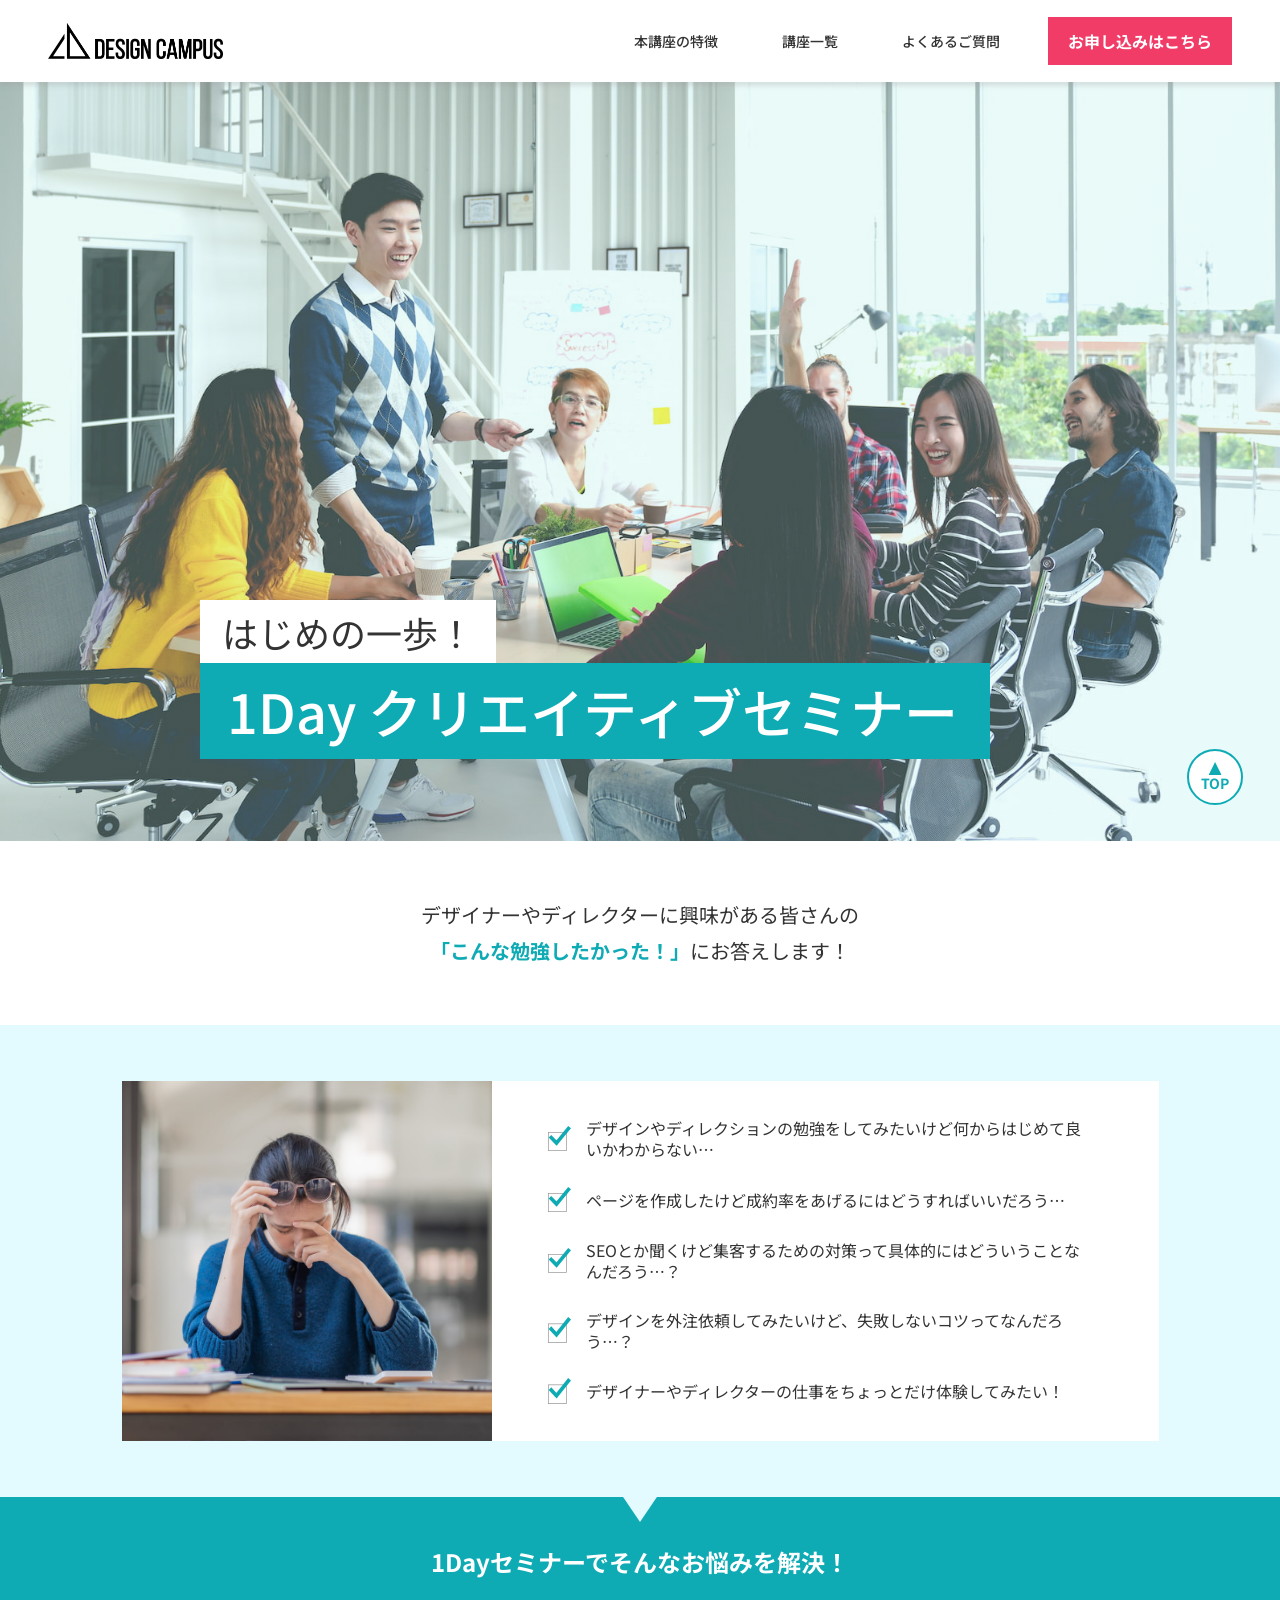
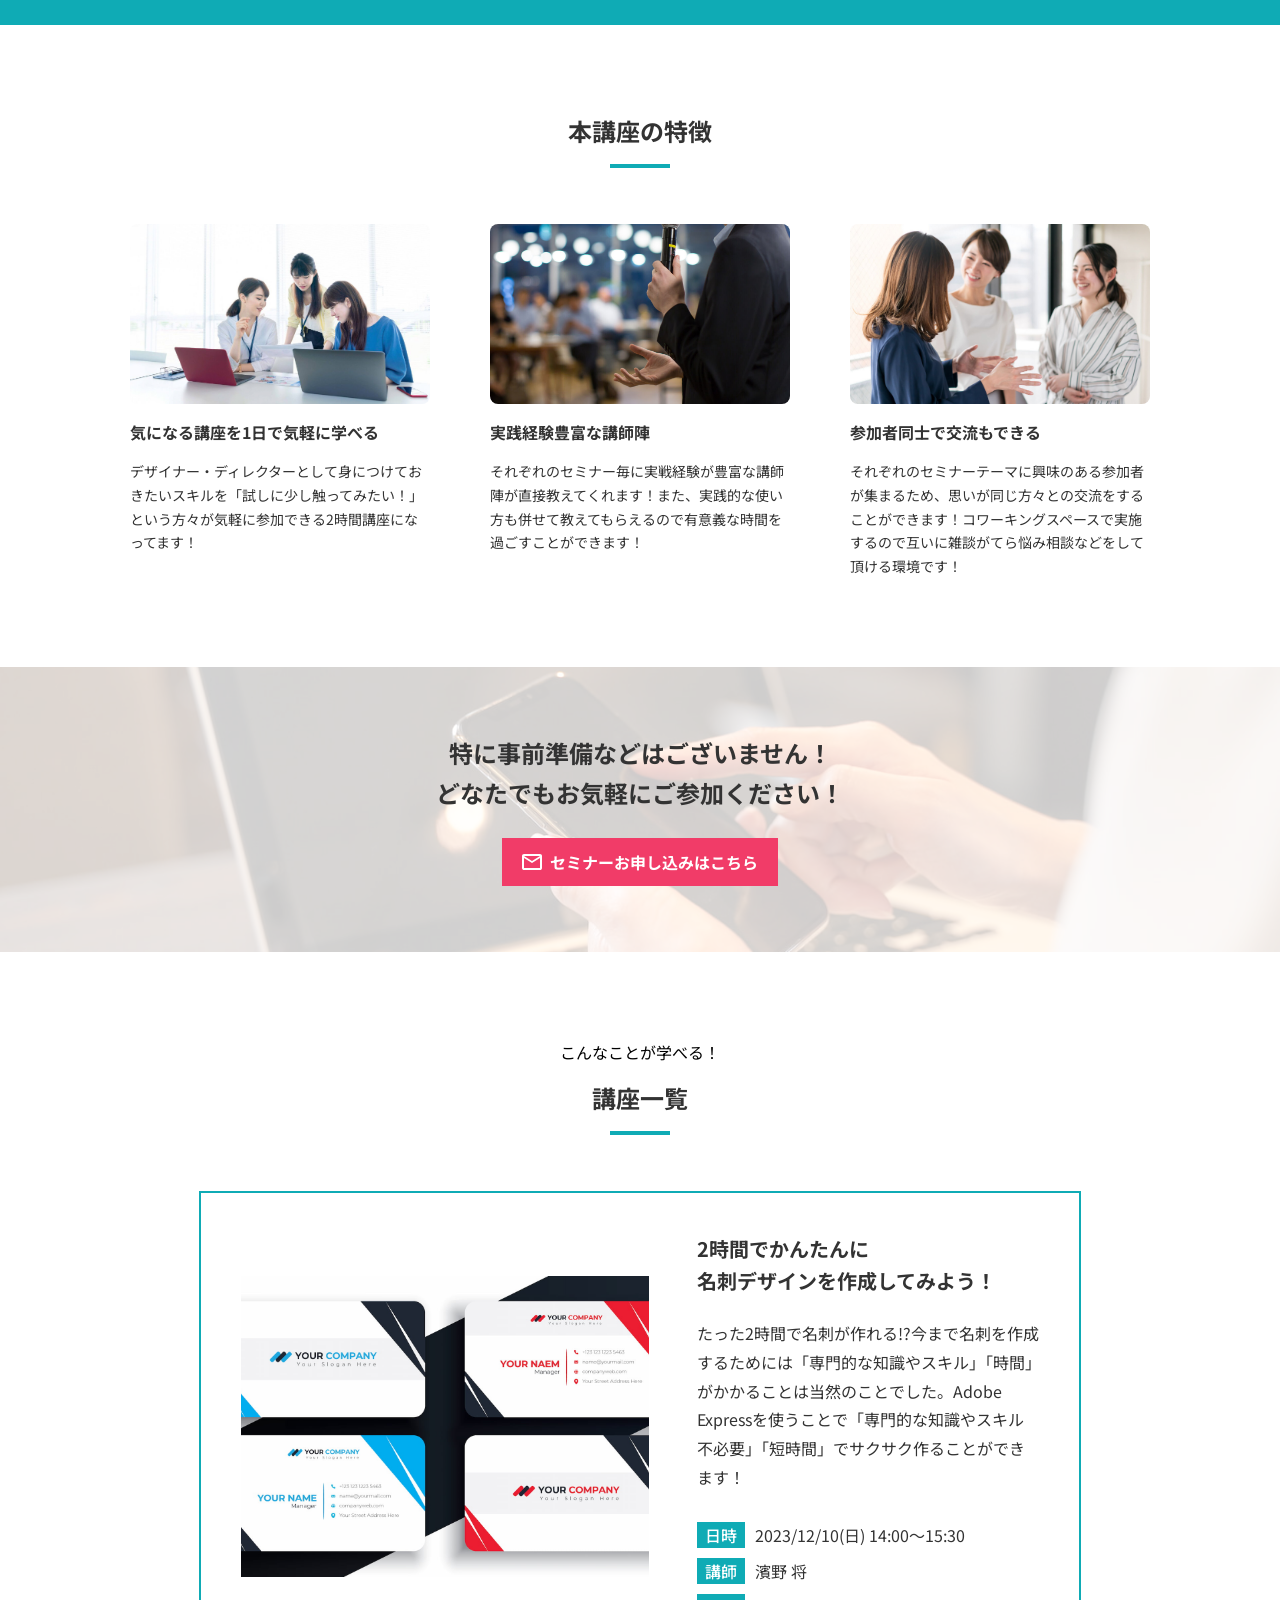
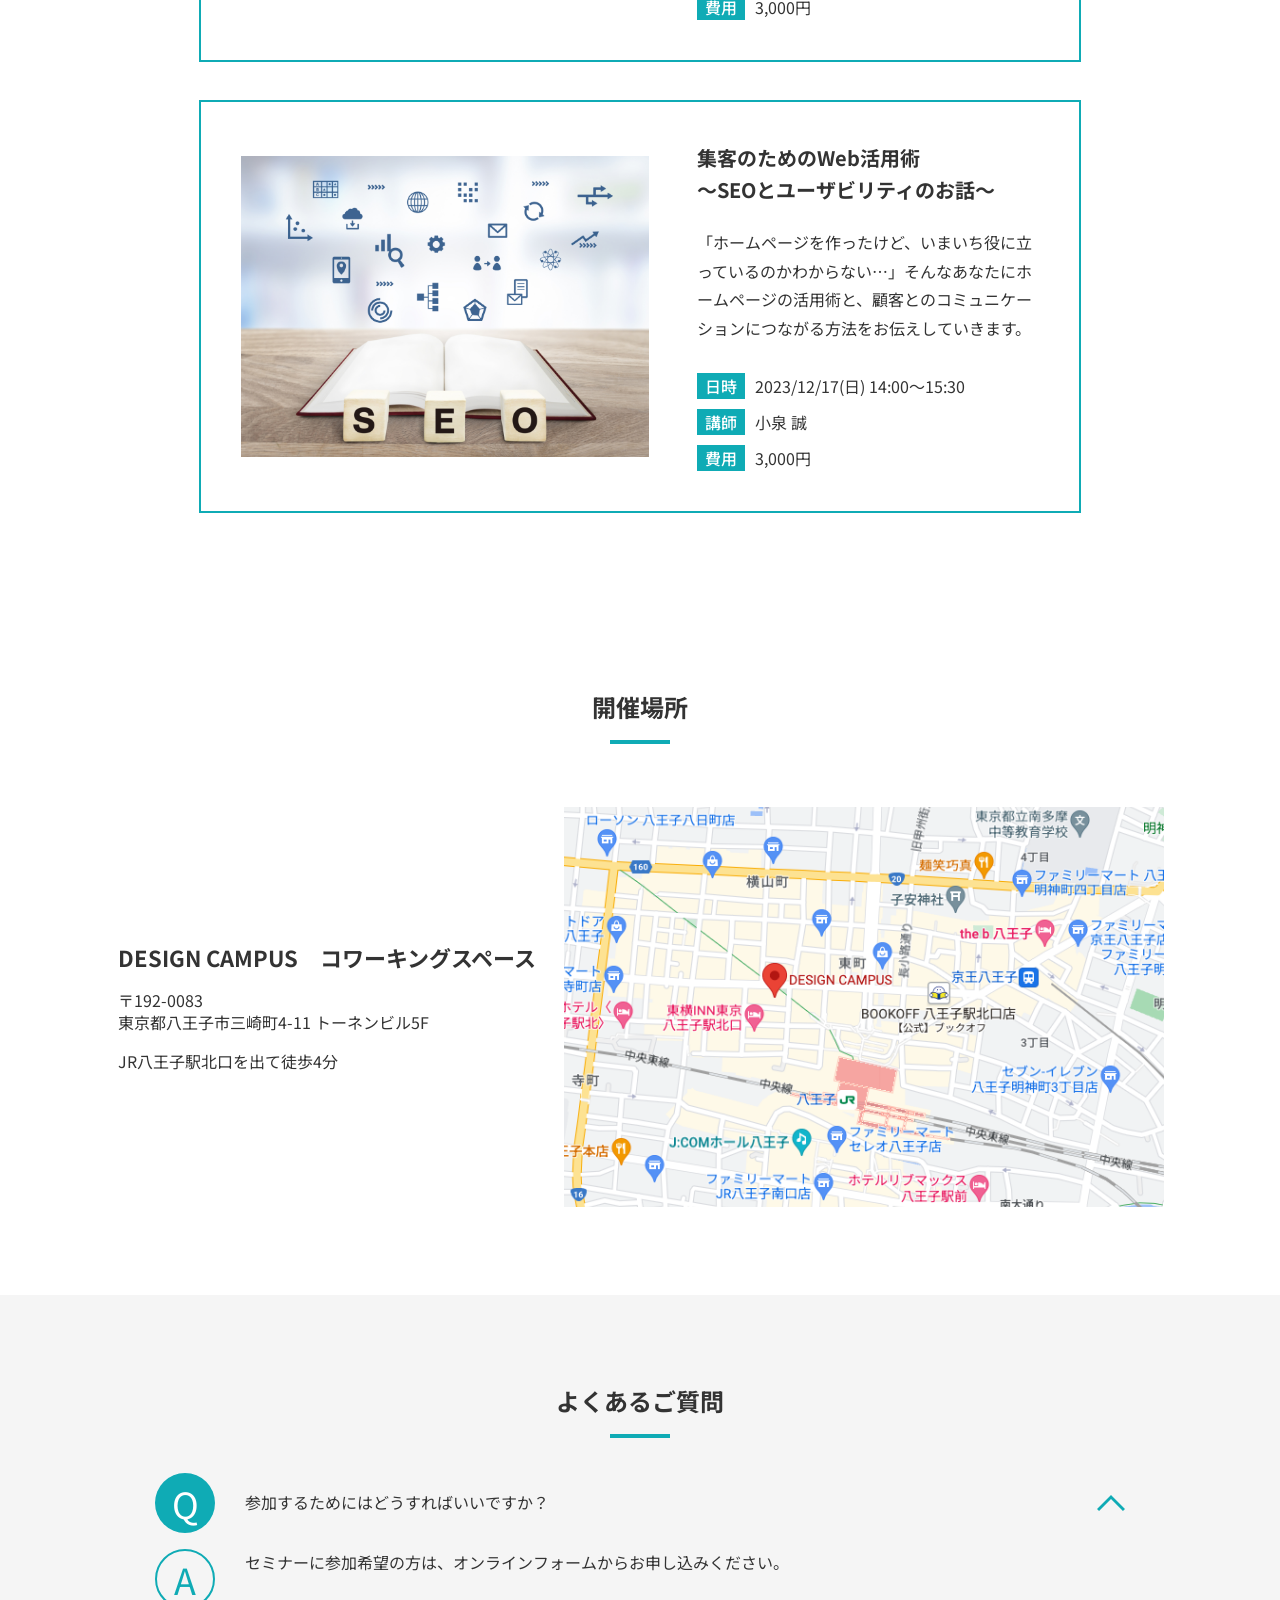
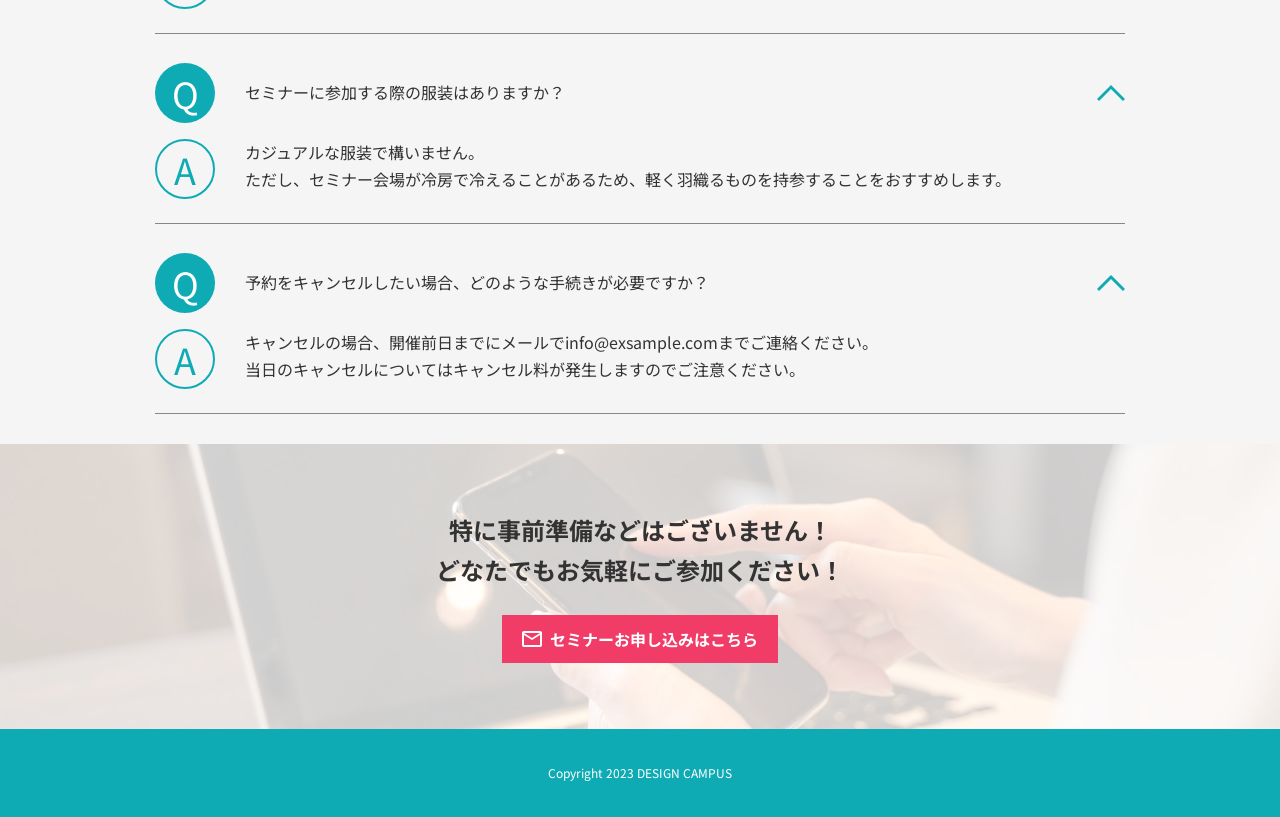
<file: index.html>
<!DOCTYPE html>
<html lang="ja">
  <head>
    <meta charset="UTF-8" />
    <meta name="viewport" content="width=device-width, initial-scale=1.0" />
    <title>1Day クリエイティブセミナー | DESIGN CAMPUS</title>
    <link rel="preconnect" href="https://fonts.googleapis.com" />
    <link rel="preconnect" href="https://fonts.gstatic.com" crossorigin />
    <link
      href="https://fonts.googleapis.com/css2?family=Noto+Sans+JP:wght@400;500;700&family=Noto+Sans:wght@400;500;700&display=swap"
      rel="stylesheet"
    />
    <link rel="stylesheet" href="css/style.css" />
  </head>
  <body>
    <header class="site-header" id="top">
      <div class="site-header__inner">
        <a class="logo" href="index.html">
          <img src="assets/images/logo.png" width="176" height="36" alt="DESIGN CAMPUS" />
        </a>
        <button class="menu-toggle" type="button" aria-label="メニュー" aria-expanded="false">
          <span></span>
        </button>
        <nav class="site-nav" aria-label="ページ内ナビ">
          <a href="#features">本講座の特徴</a>
          <a href="#courses">講座一覧</a>
          <a href="#faq">よくあるご質問</a>
        </nav>
        <a class="btn header-cta" href="contact.html">お申し込みはこちら</a>
      </div>
    </header>

    <main>
      <section class="hero" aria-label="キービジュアル">
        <div class="hero__media">
          <img src="assets/images/hero.png" width="2000" height="1334" alt="" />
        </div>
        <div class="hero__overlay"></div>
        <div class="hero__titles">
          <p class="hero__label">はじめの一歩！</p>
          <h1 class="hero__main">1Day クリエイティブセミナー</h1>
        </div>
        <a class="top-link" href="#intro" aria-label="本文へ">
          <img class="top-link__circle" src="assets/images/top-circle.svg" width="56" height="56" alt="" />
          <span class="top-link__arrow">
            <img src="assets/images/top-polygon.svg" width="13" height="13" alt="" />
          </span>
          <span class="top-link__text">TOP</span>
        </a>
      </section>

      <section class="intro" id="intro">
        <p>
          デザイナーやディレクターに興味がある皆さんの<br />
          <span class="intro__accent">「こんな勉強したかった！」</span>にお答えします！
        </p>
      </section>

      <section class="worry">
        <div class="worry__inner">
          <div class="worry__photo">
            <img src="assets/images/worry.png" width="370" height="360" alt="デスクで考え込む様子" />
          </div>
          <ul class="worry__list">
            <li class="worry-item">
              <span class="worry-item__icon">
                <img src="assets/images/check.svg" width="23" height="26" alt="" />
              </span>
              <p>デザインやディレクションの勉強をしてみたいけど何からはじめて良いかわからない…</p>
            </li>
            <li class="worry-item">
              <span class="worry-item__icon">
                <img src="assets/images/check.svg" width="23" height="26" alt="" />
              </span>
              <p>ページを作成したけど成約率をあげるにはどうすればいいだろう…</p>
            </li>
            <li class="worry-item">
              <span class="worry-item__icon">
                <img src="assets/images/check.svg" width="23" height="26" alt="" />
              </span>
              <p>SEOとか聞くけど集客するための対策って具体的にはどういうことなんだろう…？</p>
            </li>
            <li class="worry-item">
              <span class="worry-item__icon">
                <img src="assets/images/check.svg" width="23" height="26" alt="" />
              </span>
              <p>デザインを外注依頼してみたいけど、失敗しないコツってなんだろう…？</p>
            </li>
            <li class="worry-item">
              <span class="worry-item__icon">
                <img src="assets/images/check.svg" width="23" height="26" alt="" />
              </span>
              <p>デザイナーやディレクターの仕事をちょっとだけ体験してみたい！</p>
            </li>
          </ul>
        </div>
      </section>

      <div class="solve">
        <span class="solve__polygon">
          <img src="assets/images/solve-polygon.svg" width="46" height="34" alt="" />
        </span>
        <p>1Dayセミナーでそんなお悩みを解決！</p>
      </div>

      <section class="features" id="features">
        <div class="section-heading">
          <h2>本講座の特徴</h2>
          <span class="section-heading__bar"></span>
        </div>
        <div class="features__grid">
          <article class="feature-card">
            <div class="feature-card__image">
              <img src="assets/images/feature-1.png" width="300" height="180" alt="" />
            </div>
            <h3>気になる講座を1日で気軽に学べる</h3>
            <p>
              デザイナー・ディレクターとして身につけておきたいスキルを「試しに少し触ってみたい！」という方々が気軽に参加できる2時間講座になってます！
            </p>
          </article>
          <article class="feature-card">
            <div class="feature-card__image">
              <img src="assets/images/feature-2.png" width="300" height="180" alt="" />
            </div>
            <h3>実践経験豊富な講師陣</h3>
            <p>
              それぞれのセミナー毎に実戦経験が豊富な講師陣が直接教えてくれます！また、実践的な使い方も併せて教えてもらえるので有意義な時間を過ごすことができます！
            </p>
          </article>
          <article class="feature-card">
            <div class="feature-card__image">
              <img src="assets/images/feature-3.png" width="300" height="180" alt="" />
            </div>
            <h3>参加者同士で交流もできる</h3>
            <p>
              それぞれのセミナーテーマに興味のある参加者が集まるため、思いが同じ方々との交流をすることができます！コワーキングスペースで実施するので互いに雑談がてら悩み相談などをして頂ける環境です！
            </p>
          </article>
        </div>
      </section>

      <section class="cta-band">
        <div class="cta-band__bg">
          <img src="assets/images/cta-bg.jpg" width="1500" height="1000" alt="" />
        </div>
        <div class="cta-band__content">
          <p>特に事前準備などはございません！<br />どなたでもお気軽にご参加ください！</p>
          <a class="btn" href="contact.html">
            <span class="btn__icon">
              <img src="assets/images/cta-arrow.svg" width="20" height="16" alt="" />
            </span>
            セミナーお申し込みはこちら
          </a>
        </div>
      </section>

      <section class="courses" id="courses">
        <div class="section-heading">
          <p class="section-heading__lead">こんなことが学べる！</p>
          <h2>講座一覧</h2>
          <span class="section-heading__bar"></span>
        </div>
        <div class="course-list">
          <article class="course-card">
            <div class="course-card__image">
              <img src="assets/images/course-1.png" width="408" height="301" alt="名刺デザインのサンプル" />
            </div>
            <div class="course-card__body">
              <h3>2時間でかんたんに<br />名刺デザインを作成してみよう！</h3>
              <p class="course-card__desc">
                たった2時間で名刺が作れる!?今まで名刺を作成するためには「専門的な知識やスキル」「時間」がかかることは当然のことでした。Adobe Expressを使うことで「専門的な知識やスキル不必要」「短時間」でサクサク作ることができます！
              </p>
              <dl class="meta-list">
                <div class="meta-row">
                  <dt class="meta-label">日時</dt>
                  <dd>2023/12/10(日) 14:00〜15:30</dd>
                </div>
                <div class="meta-row">
                  <dt class="meta-label">講師</dt>
                  <dd>濱野 将</dd>
                </div>
                <div class="meta-row">
                  <dt class="meta-label">費用</dt>
                  <dd>3,000円</dd>
                </div>
              </dl>
            </div>
          </article>
          <article class="course-card">
            <div class="course-card__image">
              <img src="assets/images/course-2.png" width="408" height="301" alt="SEOをテーマにした講座イメージ" />
            </div>
            <div class="course-card__body">
              <h3>集客のためのWeb活用術<br />〜SEOとユーザビリティのお話〜</h3>
              <p class="course-card__desc">
                「ホームページを作ったけど、いまいち役に立っているのかわからない…」そんなあなたにホームページの活用術と、顧客とのコミュニケーションにつながる方法をお伝えしていきます。
              </p>
              <dl class="meta-list">
                <div class="meta-row">
                  <dt class="meta-label">日時</dt>
                  <dd>2023/12/17(日) 14:00〜15:30</dd>
                </div>
                <div class="meta-row">
                  <dt class="meta-label">講師</dt>
                  <dd>小泉 誠</dd>
                </div>
                <div class="meta-row">
                  <dt class="meta-label">費用</dt>
                  <dd>3,000円</dd>
                </div>
              </dl>
            </div>
          </article>
        </div>
      </section>

      <section class="location" id="location">
        <div class="section-heading">
          <h2>開催場所</h2>
          <span class="section-heading__bar"></span>
        </div>
        <div class="location__inner">
          <div class="location__info">
            <h3>DESIGN CAMPUS　コワーキングスペース</h3>
            <address>
              〒192-0083<br />
              東京都八王子市三崎町4-11 トーネンビル5F
            </address>
            <p>JR八王子駅北口を出て徒歩4分</p>
          </div>
          <div class="location__map">
            <img src="assets/images/map.png" width="1644" height="907" alt="DESIGN CAMPUS周辺の地図" />
          </div>
        </div>
      </section>

      <section class="faq" id="faq">
        <div class="section-heading">
          <h2>よくあるご質問</h2>
          <span class="section-heading__bar"></span>
        </div>
        <div class="faq-list">
          <article class="faq-item is-open">
            <button class="faq-q" type="button" aria-expanded="true">
              <span class="faq-mark faq-mark--q">
                <img src="assets/images/faq-q-circle.svg" width="60" height="60" alt="" />
                <span>Q</span>
              </span>
              <span class="faq-q__text">参加するためにはどうすればいいですか？</span>
              <span class="faq-q__icon">
                <img src="assets/images/faq-chevron.svg" width="28" height="16" alt="" />
              </span>
            </button>
            <div class="faq-a">
              <span class="faq-mark faq-mark--a">
                <img src="assets/images/faq-a-circle.svg" width="60" height="60" alt="" />
                <span>A</span>
              </span>
              <p>セミナーに参加希望の方は、オンラインフォームからお申し込みください。</p>
            </div>
          </article>
          <article class="faq-item is-open">
            <button class="faq-q" type="button" aria-expanded="true">
              <span class="faq-mark faq-mark--q">
                <img src="assets/images/faq-q-circle.svg" width="60" height="60" alt="" />
                <span>Q</span>
              </span>
              <span class="faq-q__text">セミナーに参加する際の服装はありますか？</span>
              <span class="faq-q__icon">
                <img src="assets/images/faq-chevron.svg" width="28" height="16" alt="" />
              </span>
            </button>
            <div class="faq-a">
              <span class="faq-mark faq-mark--a">
                <img src="assets/images/faq-a-circle.svg" width="60" height="60" alt="" />
                <span>A</span>
              </span>
              <p>
                カジュアルな服装で構いません。<br />
                ただし、セミナー会場が冷房で冷えることがあるため、軽く羽織るものを持参することをおすすめします。
              </p>
            </div>
          </article>
          <article class="faq-item is-open">
            <button class="faq-q" type="button" aria-expanded="true">
              <span class="faq-mark faq-mark--q">
                <img src="assets/images/faq-q-circle.svg" width="60" height="60" alt="" />
                <span>Q</span>
              </span>
              <span class="faq-q__text">予約をキャンセルしたい場合、どのような手続きが必要ですか？</span>
              <span class="faq-q__icon">
                <img src="assets/images/faq-chevron.svg" width="28" height="16" alt="" />
              </span>
            </button>
            <div class="faq-a">
              <span class="faq-mark faq-mark--a">
                <img src="assets/images/faq-a-circle.svg" width="60" height="60" alt="" />
                <span>A</span>
              </span>
              <p>
                キャンセルの場合、開催前日までにメールでinfo@exsample.comまでご連絡ください。<br />
                当日のキャンセルについてはキャンセル料が発生しますのでご注意ください。
              </p>
            </div>
          </article>
        </div>
      </section>

      <section class="cta-band">
        <div class="cta-band__bg">
          <img src="assets/images/cta-bg.jpg" width="1500" height="1000" alt="" />
        </div>
        <div class="cta-band__content">
          <p>特に事前準備などはございません！<br />どなたでもお気軽にご参加ください！</p>
          <a class="btn" href="contact.html">
            <span class="btn__icon">
              <img src="assets/images/cta-arrow.svg" width="20" height="16" alt="" />
            </span>
            セミナーお申し込みはこちら
          </a>
        </div>
      </section>
    </main>

    <footer class="site-footer">
      <p>Copyright 2023 DESIGN CAMPUS</p>
    </footer>
    <script src="js/main.js"></script>
  </body>
</html>
</file>
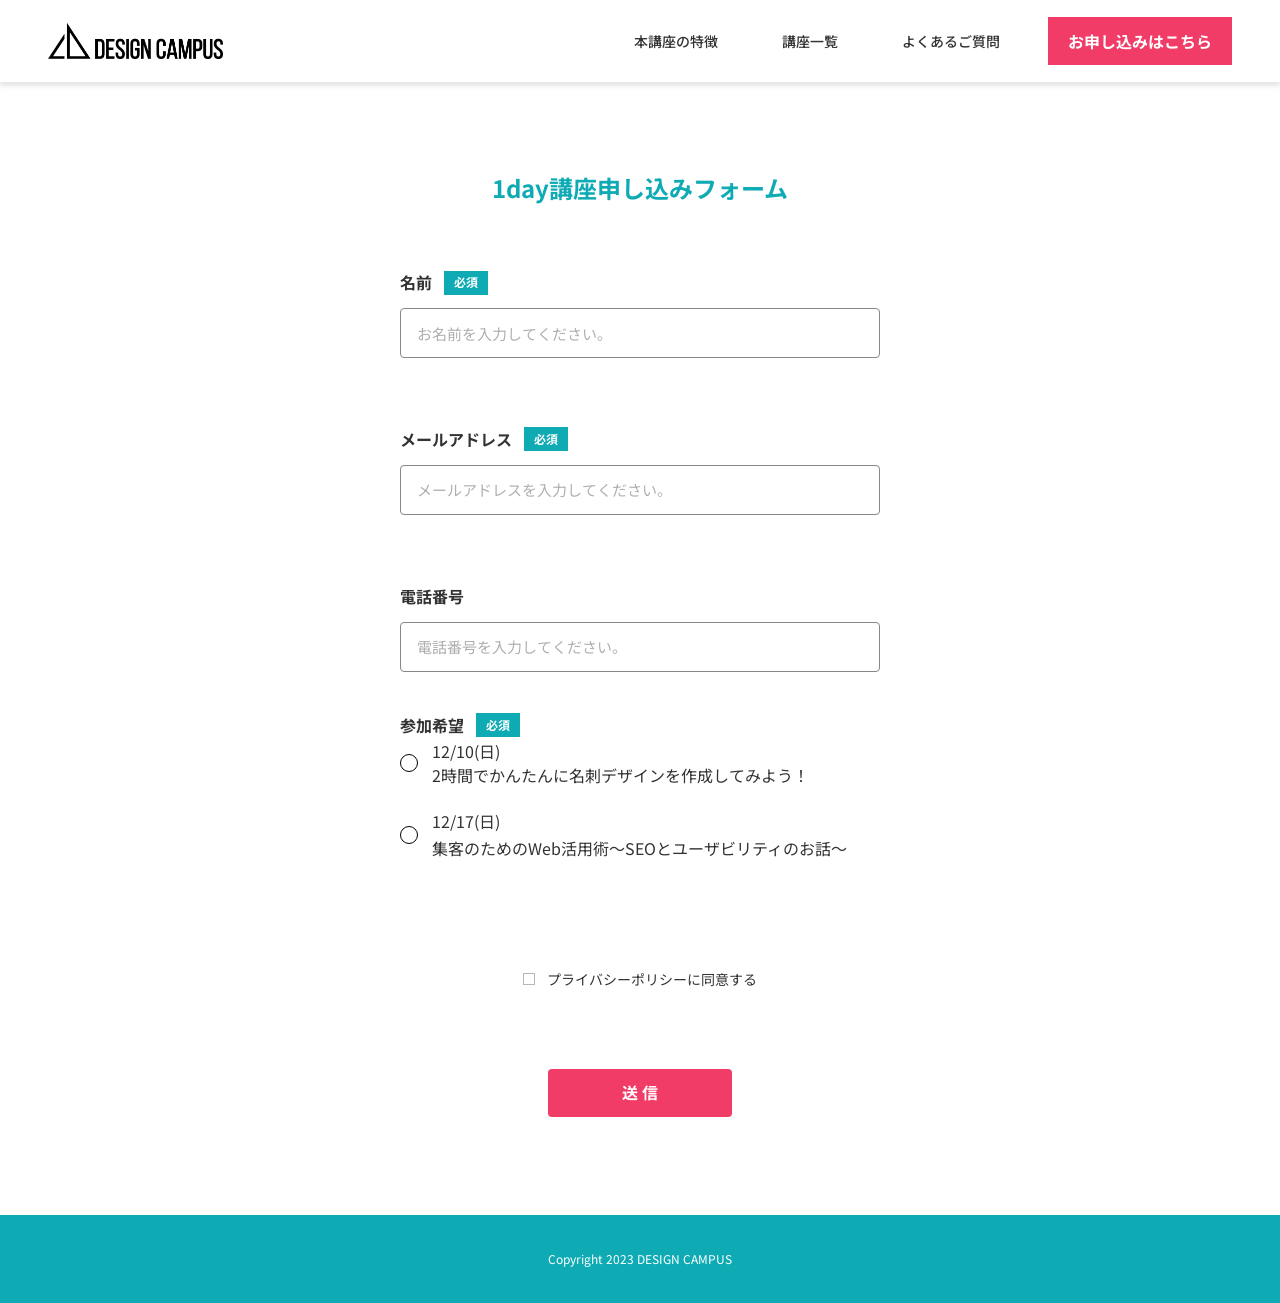
<file: contact.html>
<!DOCTYPE html>
<html lang="ja">
  <head>
    <meta charset="UTF-8" />
    <meta name="viewport" content="width=device-width, initial-scale=1.0" />
    <title>1day講座申し込みフォーム | DESIGN CAMPUS</title>
    <link rel="preconnect" href="https://fonts.googleapis.com" />
    <link rel="preconnect" href="https://fonts.gstatic.com" crossorigin />
    <link
      href="https://fonts.googleapis.com/css2?family=Noto+Sans+JP:wght@400;500;700&family=Noto+Sans:wght@400;500;700&display=swap"
      rel="stylesheet"
    />
    <link rel="stylesheet" href="css/style.css" />
  </head>
  <body>
    <header class="site-header">
      <div class="site-header__inner">
        <a class="logo" href="index.html">
          <img src="assets/images/logo.png" width="176" height="36" alt="DESIGN CAMPUS" />
        </a>
        <button class="menu-toggle" type="button" aria-label="メニュー" aria-expanded="false">
          <span></span>
        </button>
        <nav class="site-nav" aria-label="サイトナビ">
          <a href="index.html#features">本講座の特徴</a>
          <a href="index.html#courses">講座一覧</a>
          <a href="index.html#faq">よくあるご質問</a>
        </nav>
        <a class="btn header-cta" href="contact.html">お申し込みはこちら</a>
      </div>
    </header>

    <main class="page-main contact-page">
      <h1>1day講座申し込みフォーム</h1>
      <form class="contact-form" id="contact-form" action="thanks.html" method="get" novalidate>
        <div class="form-field">
          <label class="form-label" for="name">
            名前
            <span class="required">必須</span>
          </label>
          <input id="name" name="name" type="text" placeholder="お名前を入力してください。" required />
          <p class="form-error" data-error-for="name"></p>
        </div>
        <div class="form-field">
          <label class="form-label" for="email">
            メールアドレス
            <span class="required">必須</span>
          </label>
          <input id="email" name="email" type="email" placeholder="メールアドレスを入力してください。" required />
          <p class="form-error" data-error-for="email"></p>
        </div>
        <div class="form-field">
          <label class="form-label" for="tel">電話番号</label>
          <input id="tel" name="tel" type="tel" placeholder="電話番号を入力してください。" />
        </div>
        <fieldset class="form-field">
          <legend class="form-label">
            参加希望
            <span class="required">必須</span>
          </legend>
          <div class="radio-group">
            <label class="radio-option">
              <input type="radio" name="course" value="12-10" required />
              <span class="radio-option__text">
                <span>12/10(日)</span>
                <span>2時間でかんたんに名刺デザインを作成してみよう！</span>
              </span>
            </label>
            <label class="radio-option">
              <input type="radio" name="course" value="12-17" />
              <span class="radio-option__text">
                <span>12/17(日)</span>
                <span>集客のためのWeb活用術〜SEOとユーザビリティのお話〜</span>
              </span>
            </label>
          </div>
          <p class="form-error" data-error-for="course"></p>
        </fieldset>
        <div class="form-actions">
          <label class="agree">
            <input type="checkbox" name="privacy" id="privacy" required />
            プライバシーポリシーに同意する
          </label>
          <p class="form-error" data-error-for="privacy"></p>
          <button class="btn btn--submit" type="submit">送 信</button>
        </div>
      </form>
    </main>

    <footer class="site-footer">
      <p>Copyright 2023 DESIGN CAMPUS</p>
    </footer>
    <script src="js/main.js"></script>
  </body>
</html>
</file>
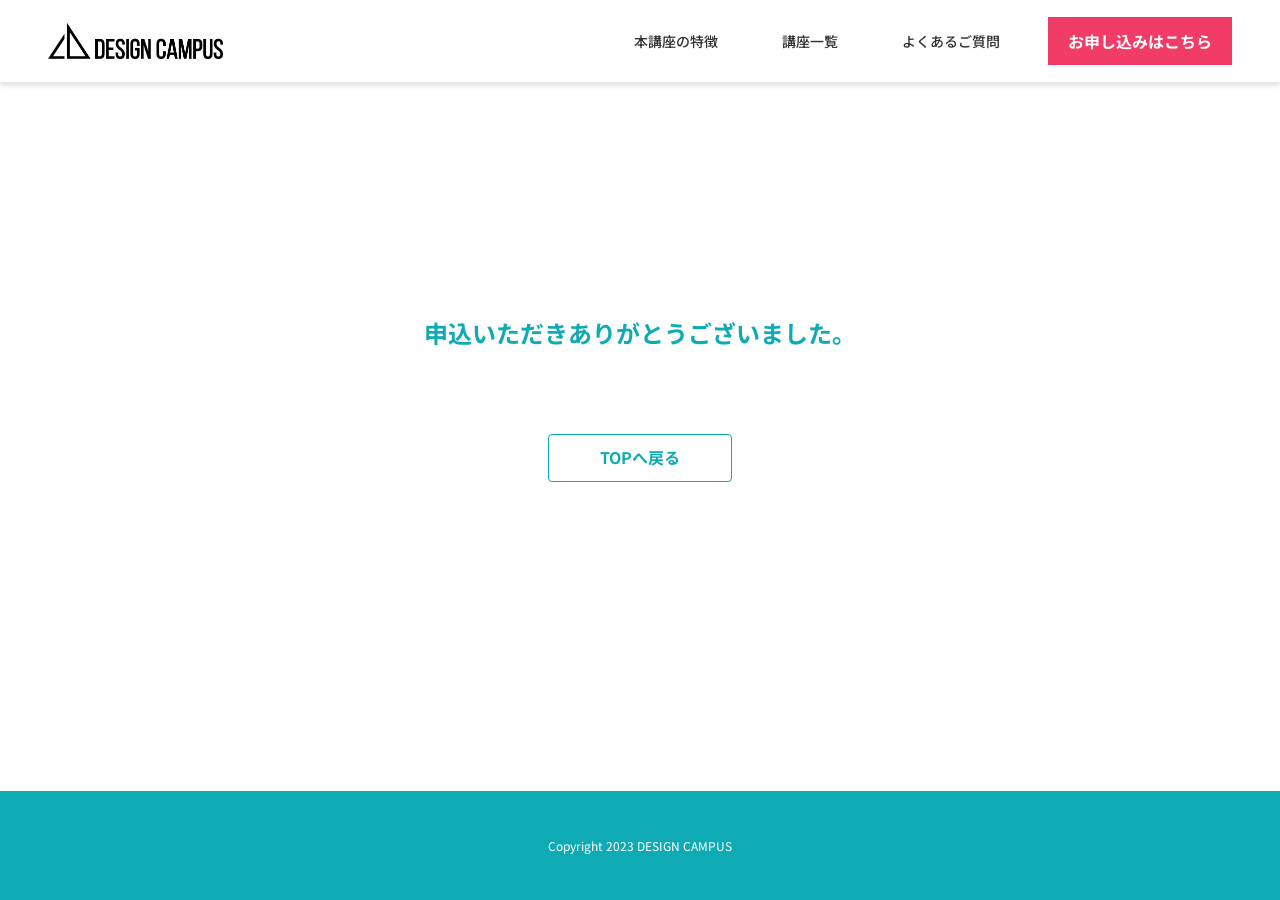
<file: thanks.html>
<!DOCTYPE html>
<html lang="ja">
  <head>
    <meta charset="UTF-8" />
    <meta name="viewport" content="width=device-width, initial-scale=1.0" />
    <title>お申し込み完了 | DESIGN CAMPUS</title>
    <link rel="preconnect" href="https://fonts.googleapis.com" />
    <link rel="preconnect" href="https://fonts.gstatic.com" crossorigin />
    <link
      href="https://fonts.googleapis.com/css2?family=Noto+Sans+JP:wght@400;500;700&family=Noto+Sans:wght@400;500;700&display=swap"
      rel="stylesheet"
    />
    <link rel="stylesheet" href="css/style.css" />
  </head>
  <body>
    <header class="site-header">
      <div class="site-header__inner">
        <a class="logo" href="index.html">
          <img src="assets/images/logo.png" width="176" height="36" alt="DESIGN CAMPUS" />
        </a>
        <button class="menu-toggle" type="button" aria-label="メニュー" aria-expanded="false">
          <span></span>
        </button>
        <nav class="site-nav" aria-label="サイトナビ">
          <a href="index.html#features">本講座の特徴</a>
          <a href="index.html#courses">講座一覧</a>
          <a href="index.html#faq">よくあるご質問</a>
        </nav>
        <a class="btn header-cta" href="contact.html">お申し込みはこちら</a>
      </div>
    </header>

    <main class="thanks-page">
      <h1>申込いただきありがとうございました。</h1>
      <a class="btn btn--outline" href="index.html">TOPへ戻る</a>
    </main>

    <footer class="site-footer thanks-footer">
      <p>Copyright 2023 DESIGN CAMPUS</p>
    </footer>
    <script src="js/main.js"></script>
  </body>
</html>
</file>
<file: css/style.css>
:root {
  --color-primary: #0fabb5;
  --color-accent: #f13c68;
  --color-text: #333333;
  --color-line: #878787;
  --color-placeholder: #afafaf;
  --color-worry-bg: #e3faff;
  --color-faq-bg: #f5f5f5;
  --color-white: #ffffff;
  --header-height: 82px;
  --page-width: 1440px;
  --content-width: 1042px;
  --font: "Noto Sans JP", "Noto Sans", sans-serif;
}

*,
*::before,
*::after {
  box-sizing: border-box;
  margin: 0;
  padding: 0;
}

html {
  scroll-behavior: smooth;
}

body {
  font-family: var(--font);
  color: var(--color-text);
  background: var(--color-white);
  min-width: 320px;
}

img {
  max-width: 100%;
  display: block;
}

a {
  color: inherit;
  text-decoration: none;
}

button,
input {
  font-family: inherit;
}

.visually-hidden {
  position: absolute;
  width: 1px;
  height: 1px;
  padding: 0;
  margin: -1px;
  overflow: hidden;
  clip: rect(0, 0, 0, 0);
  white-space: nowrap;
  border: 0;
}

/* Header */
.site-header {
  position: sticky;
  top: 0;
  z-index: 100;
  height: var(--header-height);
  background: var(--color-white);
  box-shadow: 0 4px 4px rgba(156, 156, 156, 0.25);
}

.site-header__inner {
  max-width: var(--page-width);
  margin: 0 auto;
  height: 100%;
  display: flex;
  align-items: center;
  padding: 0 48px 0 48px;
}

.logo {
  display: block;
  width: 176px;
  height: 36px;
  flex-shrink: 0;
}

.logo img {
  width: 176px;
  height: 36px;
  object-fit: contain;
  object-position: left center;
}

.site-nav {
  margin-left: auto;
  display: flex;
  align-items: center;
  gap: 64px;
}

.site-nav a {
  font-weight: 500;
  font-size: 14px;
  line-height: normal;
  color: var(--color-text);
}

.site-nav a:hover {
  color: var(--color-primary);
}

.header-cta {
  margin-left: 48px;
}

.menu-toggle {
  display: none;
  margin-left: auto;
  width: 40px;
  height: 40px;
  border: 0;
  background: transparent;
  cursor: pointer;
}

.menu-toggle span,
.menu-toggle span::before,
.menu-toggle span::after {
  display: block;
  width: 22px;
  height: 2px;
  background: var(--color-text);
  position: relative;
}

.menu-toggle span::before,
.menu-toggle span::after {
  content: "";
  position: absolute;
  left: 0;
}

.menu-toggle span::before {
  top: -7px;
}

.menu-toggle span::after {
  top: 7px;
}

/* Buttons */
.btn {
  display: inline-flex;
  align-items: center;
  justify-content: center;
  gap: 8px;
  background: var(--color-accent);
  color: var(--color-white);
  font-weight: 700;
  font-size: 16px;
  line-height: 1;
  padding: 16px 20px;
  border: 0;
  cursor: pointer;
}

.btn:hover {
  opacity: 0.9;
}

.btn__icon {
  width: 20px;
  height: 16px;
  flex-shrink: 0;
}

.btn__icon img {
  width: 20px;
  height: 16px;
}

.btn--outline {
  background: transparent;
  color: var(--color-primary);
  border: 1px solid var(--color-primary);
  border-radius: 4px;
  width: 184px;
  height: 48px;
  padding: 0;
  line-height: 1.7;
}

.btn--submit {
  border-radius: 4px;
  width: 184px;
  height: 48px;
  padding: 0;
  line-height: 1.7;
}

/* Hero */
.hero {
  position: relative;
  height: 759px;
  overflow: hidden;
}

.hero__media {
  position: absolute;
  inset: 0;
}

.hero__media img {
  position: absolute;
  height: 141.21%;
  left: -2.78%;
  top: -17.5%;
  width: 111.74%;
  max-width: none;
  object-fit: cover;
}

.hero__overlay {
  position: absolute;
  inset: 0;
  background-image: linear-gradient(
    119.14deg,
    rgba(52, 212, 184, 0.1) 8.24%,
    rgba(46, 215, 215, 0.1) 89.93%
  );
}

.hero__titles {
  position: absolute;
  left: 200px;
  top: 518px;
}

.hero__label {
  width: 296px;
  height: 63px;
  background: var(--color-white);
  display: flex;
  align-items: center;
  padding-left: 22px;
  font-size: 36px;
  font-weight: 400;
  line-height: 1;
  color: var(--color-text);
}

.hero__main {
  width: 790px;
  height: 96px;
  background: var(--color-primary);
  display: flex;
  align-items: center;
  padding-left: 27px;
  color: var(--color-white);
  font-size: 54px;
  font-weight: 500;
  line-height: 1;
  white-space: nowrap;
}

.top-link {
  position: absolute;
  right: 37px;
  bottom: 36px;
  width: 56px;
  height: 56px;
  display: block;
}

.top-link__circle {
  position: absolute;
  inset: 0;
  width: 56px;
  height: 56px;
}

.top-link__arrow {
  position: absolute;
  top: 13px;
  left: 50%;
  transform: translateX(-50%);
  width: 12.83px;
  height: 12.95px;
}

.top-link__arrow img {
  width: 12.83px;
  height: 12.95px;
}

.top-link__text {
  position: absolute;
  left: 0;
  right: 0;
  top: 23.59px;
  text-align: center;
  font-weight: 700;
  font-size: 14px;
  color: var(--color-primary);
  line-height: normal;
}

/* Intro */
.intro {
  padding: 56px 0;
  text-align: center;
}

.intro p {
  font-size: 20px;
  line-height: 1.8;
}

.intro__accent {
  font-weight: 700;
  color: var(--color-primary);
}

.worry {
  background: var(--color-worry-bg);
  padding: 56px 0;
}

.worry__inner {
  width: min(1037px, calc(100% - 80px));
  margin: 0 auto;
  display: flex;
  align-items: stretch;
}

.worry__photo {
  width: 370px;
  height: 360px;
  flex-shrink: 0;
  overflow: hidden;
}

.worry__photo img {
  width: 370px;
  height: 360px;
  object-fit: cover;
}

.worry__list {
  flex: 1;
  background: var(--color-white);
  padding: 36px 56px;
  display: flex;
  flex-direction: column;
  gap: 28px;
  justify-content: center;
}

.worry-item {
  display: flex;
  align-items: center;
  gap: 16px;
}

.worry-item__icon {
  width: 22px;
  height: 24.444px;
  flex-shrink: 0;
  position: relative;
}

.worry-item__icon img {
  position: absolute;
  inset: -4.8% -6.51% 0 0;
  width: 23.4333px;
  height: 25.6171px;
  max-width: none;
}

.worry-item p {
  font-size: 16px;
  line-height: 1.3;
  width: 500px;
  max-width: 100%;
}

.solve {
  position: relative;
  height: 128px;
  background: var(--color-primary);
  display: flex;
  align-items: center;
  justify-content: center;
}

.solve__polygon {
  position: absolute;
  top: -9px;
  left: 50%;
  transform: translateX(-50%) rotate(180deg);
  width: 46px;
  height: 34px;
}

.solve__polygon img {
  width: 46px;
  height: 34px;
}

.solve p {
  color: var(--color-white);
  font-size: 24px;
  font-weight: 700;
}

/* Section headings */
.section-heading {
  display: flex;
  flex-direction: column;
  align-items: center;
  gap: 16px;
  text-align: center;
}

.section-heading h2 {
  font-size: 24px;
  font-weight: 700;
  color: var(--color-text);
}

.section-heading__bar {
  width: 60px;
  height: 4px;
  background: var(--color-primary);
}

.section-heading__lead {
  font-size: 16px;
  font-weight: 400;
  color: #000;
}

/* Features */
.features {
  padding: 88px 0;
}

.features .section-heading {
  margin-bottom: 56px;
}

.features__grid {
  width: min(1020px, calc(100% - 80px));
  margin: 0 auto;
  display: grid;
  grid-template-columns: repeat(3, 300px);
  gap: 60px;
  justify-content: center;
}

.feature-card__image {
  width: 300px;
  height: 180px;
  border-radius: 8px;
  overflow: hidden;
}

.feature-card__image img {
  width: 300px;
  height: 180px;
  object-fit: cover;
}

.feature-card h3 {
  margin-top: 16px;
  font-size: 16px;
  font-weight: 700;
}

.feature-card p {
  margin-top: 16px;
  font-size: 14px;
  line-height: 1.7;
}

/* CTA band */
.cta-band {
  position: relative;
  height: 285px;
  overflow: hidden;
  display: flex;
  align-items: center;
  justify-content: center;
}

.cta-band__bg {
  position: absolute;
  inset: 0;
}

.cta-band__bg img {
  width: 100%;
  height: 100%;
  object-fit: cover;
  opacity: 0.2;
}

.cta-band__content {
  position: relative;
  z-index: 1;
  display: flex;
  flex-direction: column;
  align-items: center;
  gap: 24px;
  text-align: center;
}

.cta-band__content p {
  font-size: 24px;
  font-weight: 700;
  line-height: 1.7;
}

/* Courses */
.courses {
  padding: 88px 199px;
}

.courses .section-heading {
  margin-bottom: 56px;
}

.course-list {
  display: flex;
  flex-direction: column;
  gap: 38px;
  max-width: 1042px;
  margin: 0 auto;
}

.course-card {
  border: 2px solid var(--color-primary);
  padding: 40px;
  display: flex;
  align-items: center;
  justify-content: center;
  gap: 48px;
}

.course-card__image {
  width: 408px;
  height: 301px;
  flex-shrink: 0;
}

.course-card__image img {
  width: 408px;
  height: 301px;
  object-fit: cover;
}

.course-card__body {
  display: flex;
  flex-direction: column;
  gap: 22px;
  width: 442px;
  max-width: 100%;
  min-width: 0;
}

.course-card h3 {
  font-size: 20px;
  font-weight: 700;
  line-height: 1.6;
  max-width: 100%;
  overflow-wrap: anywhere;
}

.course-card__desc {
  font-size: 16px;
  line-height: 1.8;
  width: 442px;
  max-width: 100%;
}

.meta-list {
  display: flex;
  flex-direction: column;
  gap: 10px;
  margin-top: 8px;
}

.meta-row {
  display: flex;
  align-items: center;
  gap: 10px;
}

.meta-label {
  width: 48px;
  height: 26px;
  background: var(--color-primary);
  color: var(--color-white);
  font-size: 16px;
  font-weight: 500;
  display: flex;
  align-items: center;
  justify-content: center;
  flex-shrink: 0;
}

.meta-row span:last-child {
  font-size: 16px;
}

/* Location */
.location {
  padding: 88px 0;
}

.location .section-heading {
  margin-bottom: 63px;
}

.location__inner {
  width: min(1045px, calc(100% - 80px));
  margin: 0 auto;
  display: flex;
  align-items: center;
}

.location__info {
  width: 446px;
  flex-shrink: 0;
}

.location__info h3 {
  font-size: 22px;
  font-weight: 700;
}

.location__info address {
  margin-top: 16px;
  font-style: normal;
  font-size: 16px;
  line-height: 22px;
}

.location__info p {
  margin-top: 16px;
  font-size: 16px;
}

.location__map {
  width: 600px;
  height: 400px;
  overflow: hidden;
  position: relative;
  flex-shrink: 0;
}

.location__map img {
  position: absolute;
  height: 213.33%;
  left: -78.76%;
  top: -45.89%;
  width: 260.15%;
  max-width: none;
}

/* FAQ */
.faq {
  background: var(--color-faq-bg);
  padding: 88px 0 30px;
}

.faq .section-heading {
  margin-bottom: 30px;
}

.faq-list {
  width: min(970px, calc(100% - 80px));
  margin: 0 auto;
}

.faq-item {
  border-bottom: 1px solid var(--color-line);
  padding: 0 0 24px;
  margin-bottom: 24px;
}

.faq-item:last-child {
  margin-bottom: 0;
}

.faq-q {
  display: grid;
  grid-template-columns: 60px 1fr 28px;
  align-items: center;
  gap: 30px;
  width: 100%;
  background: none;
  border: 0;
  text-align: left;
  cursor: pointer;
  color: var(--color-text);
  padding: 5px 0 0;
}

.faq-mark {
  width: 60px;
  height: 60px;
  display: grid;
  place-items: center;
  position: relative;
  flex-shrink: 0;
}

.faq-mark img {
  position: absolute;
  inset: 0;
  width: 60px;
  height: 60px;
}

.faq-mark span {
  position: relative;
  font-size: 36px;
  line-height: 1.7;
  font-weight: 400;
}

.faq-mark--q span {
  color: var(--color-white);
}

.faq-mark--a span {
  color: var(--color-primary);
}

.faq-q__text {
  font-size: 16px;
  line-height: 1.7;
}

.faq-q__icon {
  width: 28.19px;
  height: 16.16px;
  transition: transform 0.2s ease;
}

.faq-q__icon img {
  width: 28.19px;
  height: 16.16px;
}

.faq-item:not(.is-open) .faq-q__icon {
  transform: rotate(180deg);
}

.faq-a {
  display: none;
  grid-template-columns: 60px 1fr 28px;
  align-items: start;
  gap: 30px;
  margin-top: 16px;
}

.faq-item.is-open .faq-a {
  display: grid;
}

.faq-a p {
  font-size: 16px;
  line-height: 1.7;
}

/* Footer */
.site-footer {
  background: var(--color-primary);
  height: 88px;
  display: flex;
  align-items: center;
  justify-content: center;
}

.site-footer p {
  color: var(--color-white);
  font-size: 12px;
}

/* Contact / Thanks */
.page-main {
  min-height: calc(100vh - var(--header-height) - 88px);
}

.contact-page {
  padding: 88px 0 98px;
}

.contact-page h1 {
  text-align: center;
  color: var(--color-primary);
  font-size: 24px;
  font-weight: 700;
  margin-bottom: 64px;
}

.contact-form {
  width: 480px;
  max-width: calc(100% - 40px);
  margin: 0 auto;
  display: flex;
  flex-direction: column;
  gap: 40px;
}

.form-field {
  display: flex;
  flex-direction: column;
  gap: 12px;
  width: 100%;
}

fieldset.form-field {
  border: 0;
  padding: 0;
  margin: 0;
  min-inline-size: 0;
  gap: 19px;
}

legend.form-label {
  padding: 0;
  float: none;
  display: flex;
  align-items: center;
  gap: 12px;
  width: max-content;
}

.form-label {
  display: flex;
  align-items: center;
  gap: 12px;
  font-size: 16px;
  font-weight: 700;
  line-height: 1.7;
}

.required {
  display: inline-flex;
  align-items: center;
  justify-content: center;
  width: 44px;
  height: 24px;
  background: var(--color-primary);
  color: var(--color-white);
  font-size: 12px;
  font-weight: 700;
}

.form-field input[type="text"],
.form-field input[type="email"],
.form-field input[type="tel"] {
  width: 100%;
  height: 50px;
  border: 1px solid var(--color-line);
  border-radius: 4px;
  padding: 0 16px;
  font-size: 15px;
  color: var(--color-text);
}

.form-field input::placeholder {
  color: var(--color-placeholder);
}

.radio-group {
  display: flex;
  flex-direction: column;
  gap: 21px;
  width: 100%;
}

.radio-option {
  display: flex;
  align-items: center;
  gap: 14px;
  cursor: pointer;
  font-size: 16px;
  font-weight: 400;
  color: var(--color-text);
  width: 100%;
}

.radio-option__text {
  display: flex;
  flex-direction: column;
  min-width: 0;
}

.radio-option:first-child .radio-option__text {
  line-height: 1.5;
}

.radio-option:last-of-type .radio-option__text {
  line-height: 1.7;
}

.radio-option__text span {
  white-space: nowrap;
}

.radio-option input {
  appearance: none;
  width: 18px;
  height: 18px;
  margin: 0;
  border: 1px solid #000;
  border-radius: 50%;
  flex-shrink: 0;
  background: var(--color-white);
  position: relative;
}

.radio-option input:checked::after {
  content: "";
  position: absolute;
  width: 10px;
  height: 10px;
  border-radius: 50%;
  background: var(--color-primary);
  top: 3px;
  left: 3px;
}

.form-actions {
  display: flex;
  flex-direction: column;
  align-items: center;
  gap: 32px;
  margin-top: 32px;
}

.agree {
  display: flex;
  align-items: center;
  gap: 12px;
  font-size: 14px;
  cursor: pointer;
}

.agree input {
  appearance: none;
  width: 12px;
  height: 12px;
  border: 1px solid #b7b7b7;
  background: var(--color-white);
  flex-shrink: 0;
}

.agree input:checked {
  background: var(--color-primary);
  border-color: var(--color-primary);
}

.form-error {
  color: var(--color-accent);
  font-size: 13px;
  min-height: 1.2em;
}

.thanks-page {
  min-height: calc(100vh - var(--header-height) - 109px);
  display: flex;
  flex-direction: column;
  align-items: center;
  padding-top: 231px;
}

.thanks-page h1 {
  color: var(--color-primary);
  font-size: 24px;
  font-weight: 700;
  line-height: 1.7;
  margin-bottom: 80px;
  text-align: center;
}

.thanks-footer {
  height: 109px;
}

@media (max-width: 1100px) {
  .site-header__inner {
    padding: 0 20px;
  }

  .site-nav {
    gap: 28px;
  }

  .header-cta {
    margin-left: 20px;
  }

  .hero__titles {
    left: 24px;
    right: 24px;
    top: auto;
    bottom: 80px;
  }

  .hero__main {
    width: min(790px, 100%);
    font-size: clamp(22px, 4vw, 54px);
    height: auto;
    min-height: 72px;
    padding: 16px 20px;
    white-space: normal;
  }

  .hero__label {
    width: auto;
    max-width: 100%;
    font-size: clamp(22px, 4vw, 36px);
    padding-right: 22px;
  }

  .worry__inner,
  .features__grid,
  .course-list,
  .location__inner {
    width: calc(100% - 40px);
  }

  .worry__inner,
  .course-card,
  .location__inner {
    flex-direction: column;
  }

  .worry__photo,
  .worry__photo img,
  .course-card__image,
  .course-card__image img,
  .location__map {
    width: 100%;
  }

  .features__grid {
    grid-template-columns: 1fr;
    gap: 40px;
  }

  .feature-card,
  .feature-card__image,
  .feature-card__image img {
    width: 100%;
  }

  .courses {
    padding: 88px 20px;
  }

  .location__info {
    width: 100%;
    margin-bottom: 32px;
  }
}

@media (max-width: 900px) {
  .site-nav,
  .header-cta {
    display: none;
  }

  .menu-toggle {
    display: grid;
    place-items: center;
  }

  .site-header.is-open .site-nav,
  .site-header.is-open .header-cta {
    display: flex;
  }

  .site-header.is-open .site-nav {
    position: absolute;
    top: var(--header-height);
    left: 0;
    right: 0;
    background: var(--color-white);
    flex-direction: column;
    align-items: flex-start;
    gap: 0;
    padding: 8px 20px 20px;
    box-shadow: 0 8px 16px rgba(0, 0, 0, 0.08);
  }

  .site-header.is-open .site-nav a {
    padding: 12px 0;
    width: 100%;
  }

  .site-header.is-open .header-cta {
    position: absolute;
    top: calc(var(--header-height) + 148px);
    left: 20px;
    margin: 0 0 20px;
  }

  .hero {
    height: 520px;
  }

  .cta-band__content p {
    font-size: 18px;
    padding: 0 16px;
  }

  .faq-q,
  .faq-a {
    grid-template-columns: 40px 1fr 20px;
    gap: 12px;
  }

  .faq-mark,
  .faq-mark img {
    width: 40px;
    height: 40px;
  }

  .faq-mark span {
    font-size: 22px;
  }
}

@media (max-width: 520px) {
  .radio-option__text span {
    white-space: normal;
  }
}
</file>
